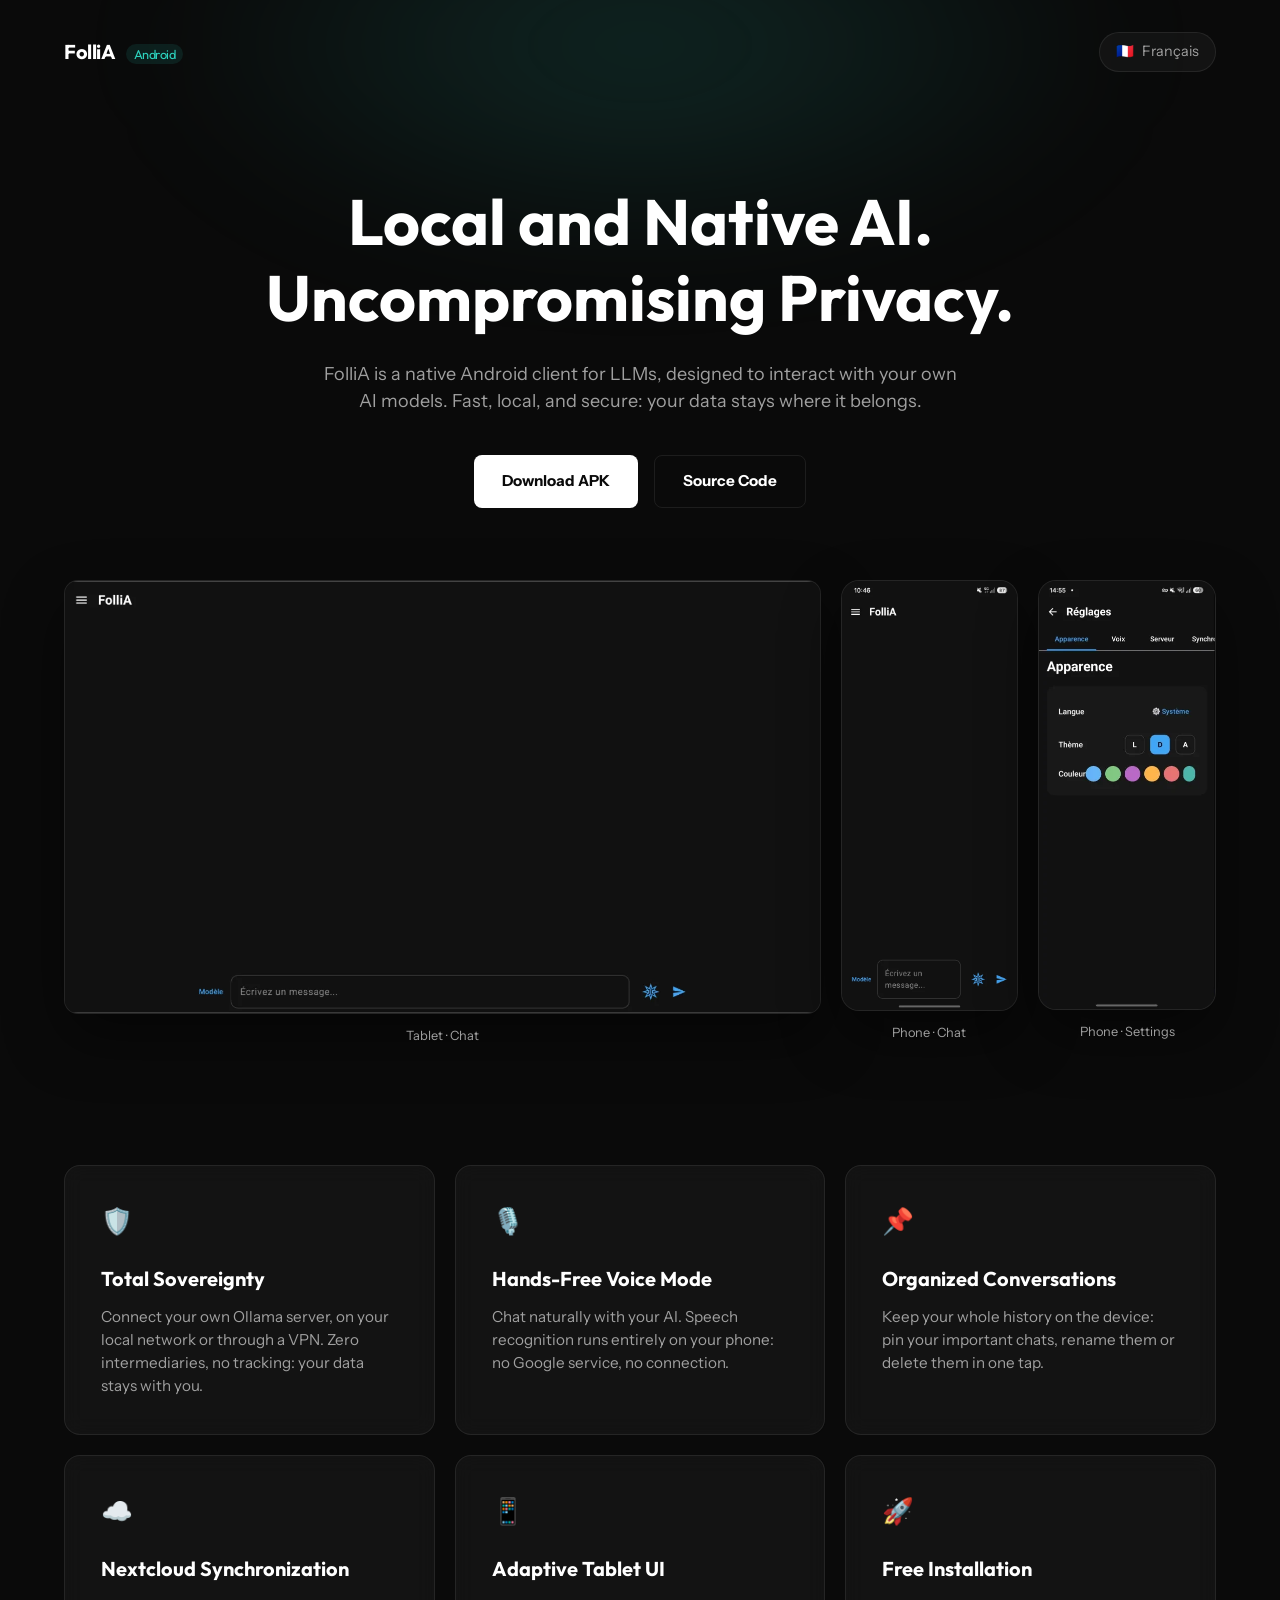
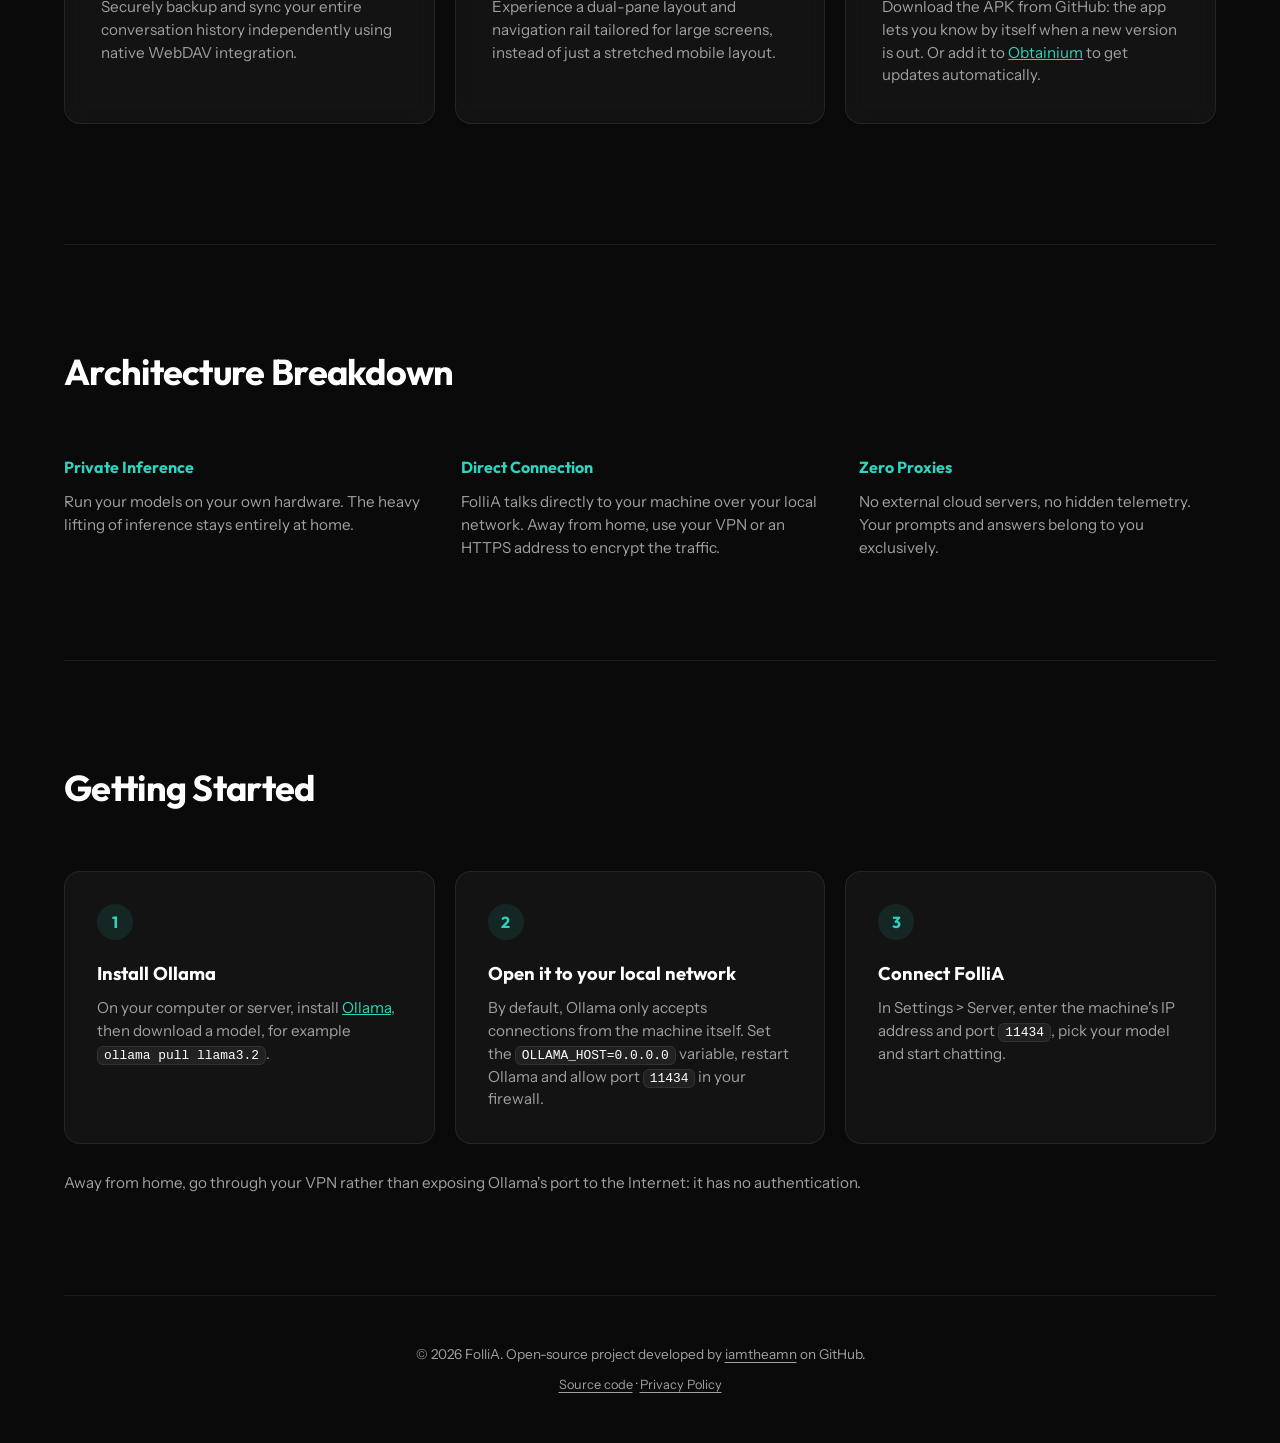
<file: index.html>
<!DOCTYPE html>
<html lang="en">
<head>
    <meta charset="UTF-8">
    <meta name="viewport" content="width=device-width, initial-scale=1.0">
    <title>FolliA | Native Local AI Client for Android</title>
    <meta name="description" content="FolliA is an open-source Android client to chat with your own Ollama models, on your local network or through a VPN. No third-party cloud, no tracking.">
    <link rel="canonical" href="https://iamtheamn.github.io/FolliA-website/">
    <link rel="alternate" hreflang="fr" href="https://iamtheamn.github.io/FolliA-website/index.fr.html">
    <link rel="alternate" hreflang="en" href="https://iamtheamn.github.io/FolliA-website/">
    <link rel="alternate" hreflang="x-default" href="https://iamtheamn.github.io/FolliA-website/">
    <meta property="og:type" content="website">
    <meta property="og:site_name" content="FolliA">
    <meta property="og:title" content="FolliA | Native Local AI Client for Android">
    <meta property="og:description" content="FolliA is an open-source Android client to chat with your own Ollama models, on your local network or through a VPN. No third-party cloud, no tracking.">
    <meta property="og:url" content="https://iamtheamn.github.io/FolliA-website/">
    <meta property="og:image" content="https://iamtheamn.github.io/FolliA-website/images/og-en.jpg">
    <meta property="og:image:width" content="1200">
    <meta property="og:image:height" content="630">
    <meta property="og:locale" content="en_US">
    <meta property="og:locale:alternate" content="fr_FR">
    <meta name="twitter:card" content="summary_large_image">
    <meta name="theme-color" content="#0a0a0a">
    <link rel="preload" href="fonts/instrument-sans-400.woff" as="font" type="font/woff" crossorigin>
    <link rel="stylesheet" href="style.css">
    <link rel="icon" type="image/png" sizes="192x192" href="favicon.png">
    <link rel="icon" type="image/png" sizes="32x32" href="favicon-32.png">
    <link rel="apple-touch-icon" href="apple-touch-icon.png">
</head>
<body>
    <div class="ambient-glow"></div>

    <div class="container">
        <nav class="navbar">
            <div class="logo">FolliA <span>Android</span></div>
            <a href="index.fr.html" class="lang-switch-btn">
                <span>🇫🇷</span> Français
            </a>
        </nav>

        <header class="hero">
            <h1>Local and Native AI.<br>Uncompromising Privacy.</h1>
            <p>FolliA is a native Android client for LLMs, designed to interact with your own AI models. Fast, local, and secure: your data stays where it belongs.</p>
            <div class="hero-actions">
                <a href="https://github.com/iamtheamn/FolliA/releases/latest" class="btn btn-primary">Download APK</a>
                <a href="https://github.com/iamtheamn/FolliA" class="btn btn-secondary">Source Code</a>
            </div>
        </header>

        <section class="screens" aria-label="App preview">
            <figure class="screen screen-tablet">
                <img src="images/screen-chat-tablet.webp" width="1363" height="780" alt="Chat screen on a tablet" loading="lazy" decoding="async">
                <figcaption>Tablet · Chat</figcaption>
            </figure>
            <figure class="screen screen-phone">
                <img src="images/screen-chat-phone.webp" width="540" height="1320" alt="Chat screen on a phone" loading="lazy" decoding="async">
                <figcaption>Phone · Chat</figcaption>
            </figure>
            <figure class="screen screen-phone">
                <img src="images/screen-settings-phone.webp" width="351" height="856" alt="Settings on a phone" loading="lazy" decoding="async">
                <figcaption>Phone · Settings</figcaption>
            </figure>
        </section>

        <section class="bento-grid">
            <div class="bento-card">
                <div class="card-icon">🛡️</div>
                <h2>Total Sovereignty</h2>
                <p>Connect your own Ollama server, on your local network or through a VPN. Zero intermediaries, no tracking: your data stays with you.</p>
            </div>
            <div class="bento-card">
                <div class="card-icon">🎙️</div>
                <h2>Hands-Free Voice Mode</h2>
                <p>Chat naturally with your AI. Speech recognition runs entirely on your phone: no Google service, no connection.</p>
            </div>
            <div class="bento-card">
                <div class="card-icon">📌</div>
                <h2>Organized Conversations</h2>
                <p>Keep your whole history on the device: pin your important chats, rename them or delete them in one tap.</p>
            </div>
            <div class="bento-card">
                <div class="card-icon">☁️</div>
                <h2>Nextcloud Synchronization</h2>
                <p>Securely backup and sync your entire conversation history independently using native WebDAV integration.</p>
            </div>
            <div class="bento-card">
                <div class="card-icon">📱</div>
                <h2>Adaptive Tablet UI</h2>
                <p>Experience a dual-pane layout and navigation rail tailored for large screens, instead of just a stretched mobile layout.</p>
            </div>
            <div class="bento-card">
                <div class="card-icon">🚀</div>
                <h2>Free Installation</h2>
                <p>Download the APK from GitHub: the app lets you know by itself when a new version is out. Or add it to <a href="https://apps.obtainium.imranr.dev/redirect?r=obtainium://add/https://github.com/iamtheamn/FolliA">Obtainium</a> to get updates automatically.</p>
            </div>
        </section>

        <section class="architecture">
            <h2>Architecture Breakdown</h2>
            <div class="arch-grid">
                <div class="arch-step">
                    <h3>Private Inference</h3>
                    <p>Run your models on your own hardware. The heavy lifting of inference stays entirely at home.</p>
                </div>
                <div class="arch-step">
                    <h3>Direct Connection</h3>
                    <p>FolliA talks directly to your machine over your local network. Away from home, use your VPN or an HTTPS address to encrypt the traffic.</p>
                </div>
                <div class="arch-step">
                    <h3>Zero Proxies</h3>
                    <p>No external cloud servers, no hidden telemetry. Your prompts and answers belong to you exclusively.</p>
                </div>
            </div>
        </section>

        <section class="start" id="get-started">
            <h2>Getting Started</h2>
            <ol class="steps">
                <li class="step">
                    <span class="step-num">1</span>
                    <h3>Install Ollama</h3>
                    <p>On your computer or server, install <a href="https://ollama.com/download">Ollama</a>, then download a model, for example <code>ollama pull llama3.2</code>.</p>
                </li>
                <li class="step">
                    <span class="step-num">2</span>
                    <h3>Open it to your local network</h3>
                    <p>By default, Ollama only accepts connections from the machine itself. Set the <code>OLLAMA_HOST=0.0.0.0</code> variable, restart Ollama and allow port <code>11434</code> in your firewall.</p>
                </li>
                <li class="step">
                    <span class="step-num">3</span>
                    <h3>Connect FolliA</h3>
                    <p>In Settings &gt; Server, enter the machine's IP address and port <code>11434</code>, pick your model and start chatting.</p>
                </li>
            </ol>
            <p class="start-note">Away from home, go through your VPN rather than exposing Ollama's port to the Internet: it has no authentication.</p>
        </section>

        <footer>
            <div class="footer-content">
                <p>© 2026 FolliA. Open-source project developed by <a href="https://github.com/iamtheamn">iamtheamn</a> on GitHub.</p>
                <p class="footer-links"><a href="https://github.com/iamtheamn/FolliA">Source code</a> · <a href="privacy.html">Privacy Policy</a></p>
            </div>
        </footer>
    </div>
</body>
</html>
</file>
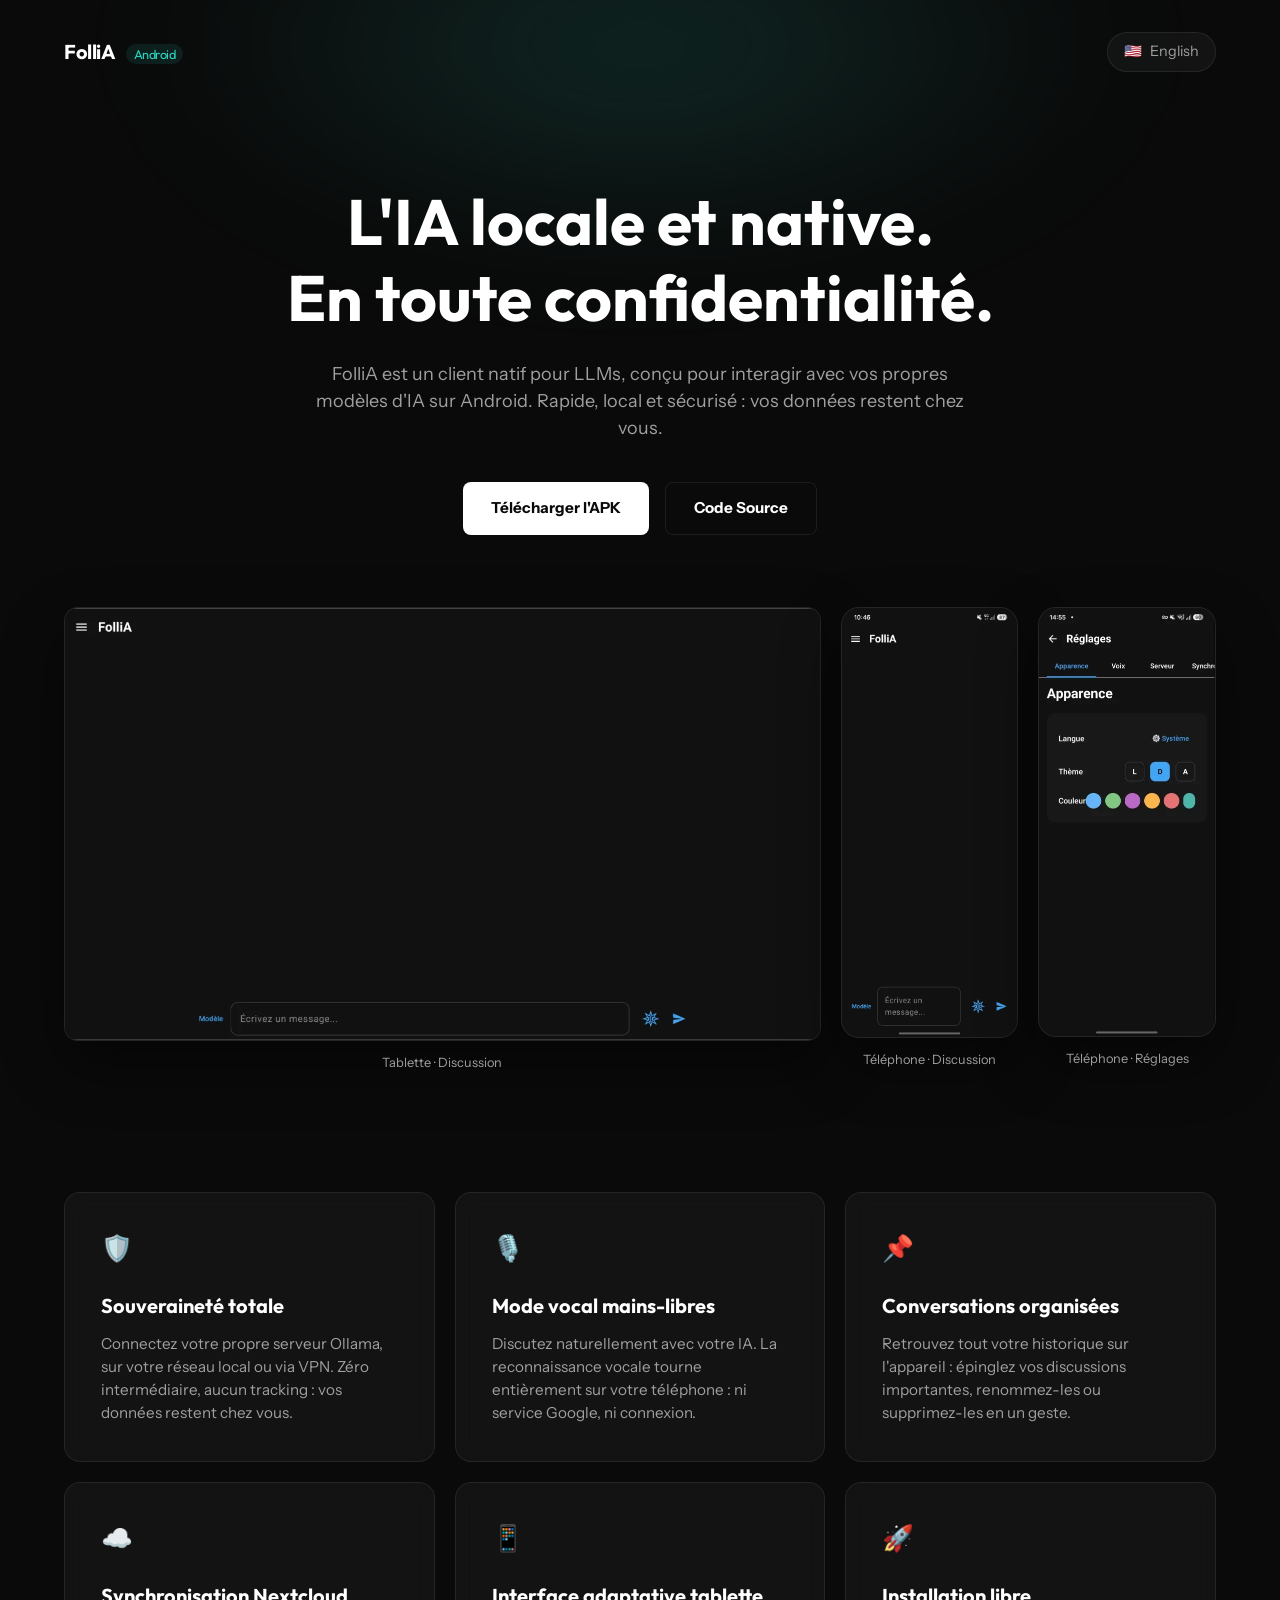
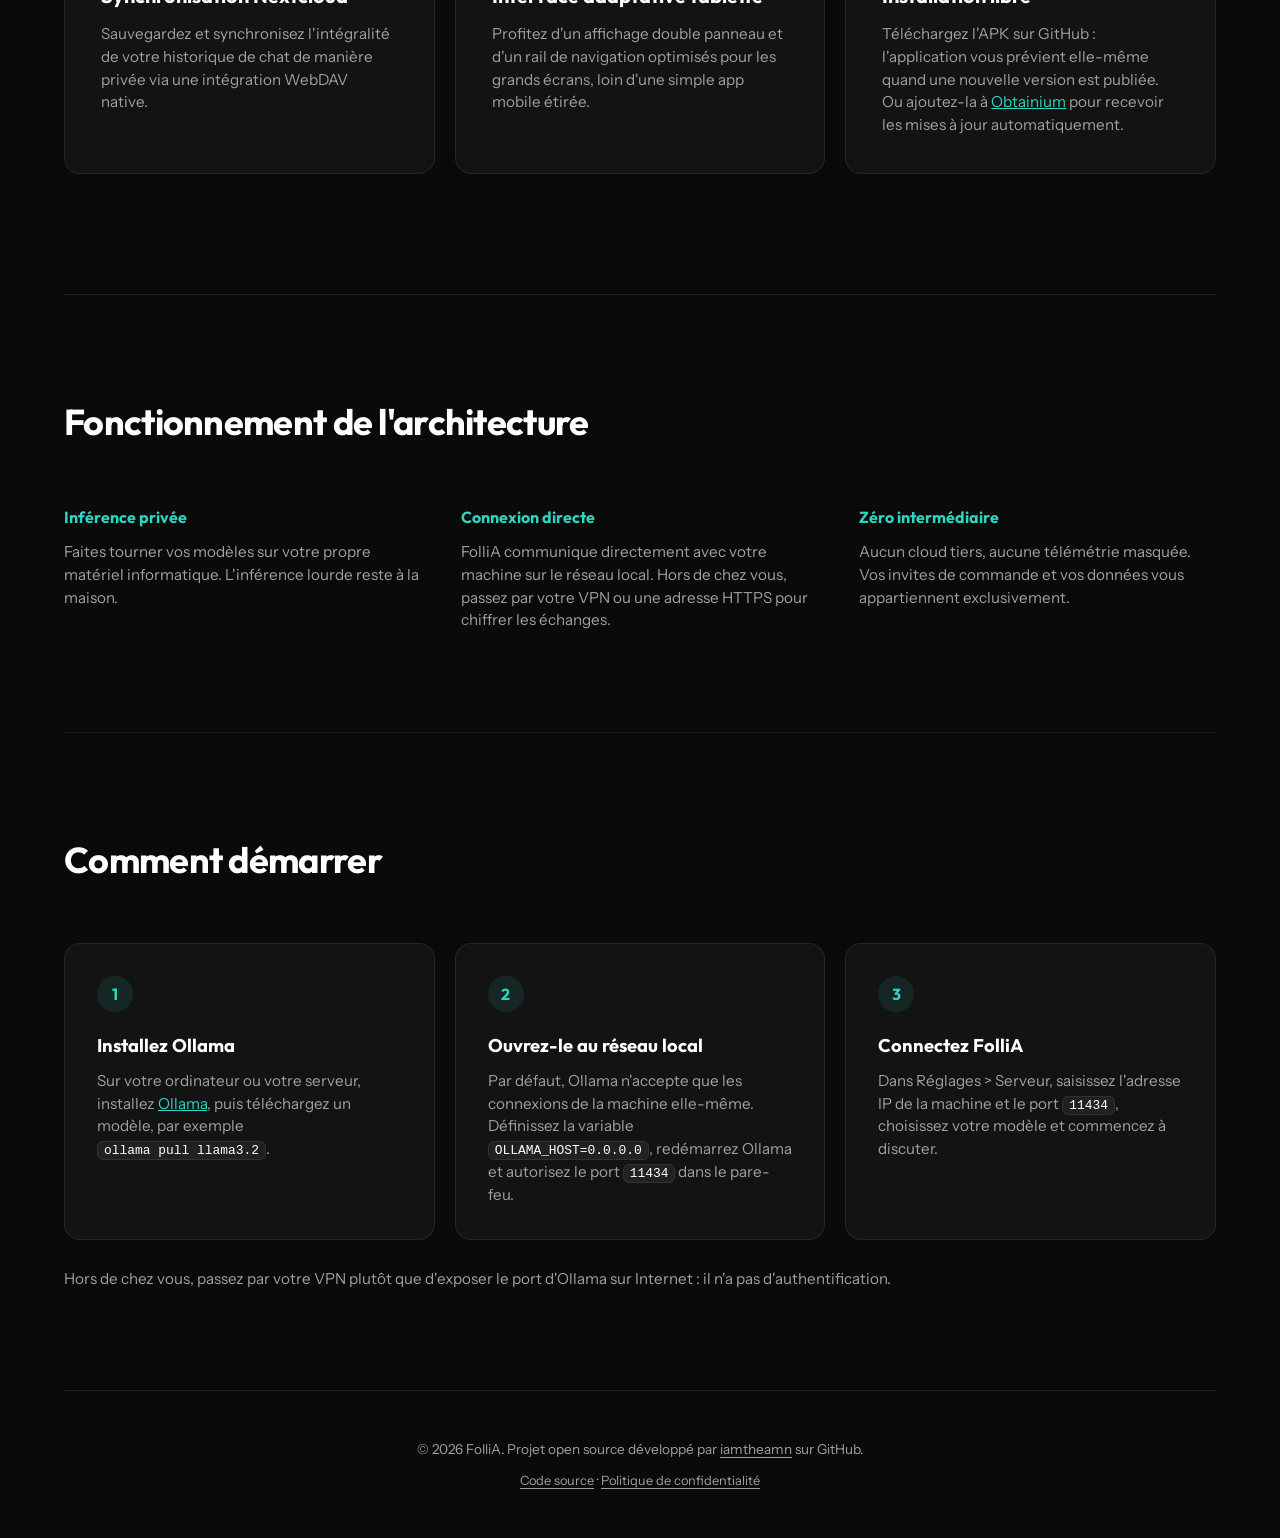
<file: index.fr.html>
<!DOCTYPE html>
<html lang="fr">
<head>
    <meta charset="UTF-8">
    <meta name="viewport" content="width=device-width, initial-scale=1.0">
    <title>FolliA | Votre IA locale, privée et native sur Android</title>
    <meta name="description" content="FolliA est un client Android open source pour discuter avec vos propres modèles Ollama, sur votre réseau local ou via VPN. Aucun cloud tiers, aucun tracking.">
    <link rel="canonical" href="https://iamtheamn.github.io/FolliA-website/index.fr.html">
    <link rel="alternate" hreflang="fr" href="https://iamtheamn.github.io/FolliA-website/index.fr.html">
    <link rel="alternate" hreflang="en" href="https://iamtheamn.github.io/FolliA-website/">
    <link rel="alternate" hreflang="x-default" href="https://iamtheamn.github.io/FolliA-website/">
    <meta property="og:type" content="website">
    <meta property="og:site_name" content="FolliA">
    <meta property="og:title" content="FolliA | Votre IA locale, privée et native sur Android">
    <meta property="og:description" content="FolliA est un client Android open source pour discuter avec vos propres modèles Ollama, sur votre réseau local ou via VPN. Aucun cloud tiers, aucun tracking.">
    <meta property="og:url" content="https://iamtheamn.github.io/FolliA-website/index.fr.html">
    <meta property="og:image" content="https://iamtheamn.github.io/FolliA-website/images/og-fr.jpg">
    <meta property="og:image:width" content="1200">
    <meta property="og:image:height" content="630">
    <meta property="og:locale" content="fr_FR">
    <meta property="og:locale:alternate" content="en_US">
    <meta name="twitter:card" content="summary_large_image">
    <meta name="theme-color" content="#0a0a0a">
    <link rel="preload" href="fonts/instrument-sans-400.woff" as="font" type="font/woff" crossorigin>
    <link rel="stylesheet" href="style.css">
    <link rel="icon" type="image/png" sizes="192x192" href="favicon.png">
    <link rel="icon" type="image/png" sizes="32x32" href="favicon-32.png">
    <link rel="apple-touch-icon" href="apple-touch-icon.png">
</head>
<body>
    <div class="ambient-glow"></div>

    <div class="container">
        <nav class="navbar">
            <div class="logo">FolliA <span>Android</span></div>
            <a href="index.html" class="lang-switch-btn">
                <span>🇺🇸</span> English
            </a>
        </nav>

        <header class="hero">
            <h1>L'IA locale et native.<br>En toute confidentialité.</h1>
            <p>FolliA est un client natif pour LLMs, conçu pour interagir avec vos propres modèles d'IA sur Android. Rapide, local et sécurisé : vos données restent chez vous.</p>
            <div class="hero-actions">
                <a href="https://github.com/iamtheamn/FolliA/releases/latest" class="btn btn-primary">Télécharger l'APK</a>
                <a href="https://github.com/iamtheamn/FolliA" class="btn btn-secondary">Code Source</a>
            </div>
        </header>

        <section class="screens" aria-label="Aperçu de l'application">
            <figure class="screen screen-tablet">
                <img src="images/screen-chat-tablet.webp" width="1363" height="780" alt="Écran de discussion sur tablette" loading="lazy" decoding="async">
                <figcaption>Tablette · Discussion</figcaption>
            </figure>
            <figure class="screen screen-phone">
                <img src="images/screen-chat-phone.webp" width="540" height="1320" alt="Écran de discussion sur téléphone" loading="lazy" decoding="async">
                <figcaption>Téléphone · Discussion</figcaption>
            </figure>
            <figure class="screen screen-phone">
                <img src="images/screen-settings-phone.webp" width="351" height="856" alt="Réglages sur téléphone" loading="lazy" decoding="async">
                <figcaption>Téléphone · Réglages</figcaption>
            </figure>
        </section>

        <section class="bento-grid">
            <div class="bento-card">
                <div class="card-icon">🛡️</div>
                <h2>Souveraineté totale</h2>
                <p>Connectez votre propre serveur Ollama, sur votre réseau local ou via VPN. Zéro intermédiaire, aucun tracking : vos données restent chez vous.</p>
            </div>
            <div class="bento-card">
                <div class="card-icon">🎙️</div>
                <h2>Mode vocal mains-libres</h2>
                <p>Discutez naturellement avec votre IA. La reconnaissance vocale tourne entièrement sur votre téléphone : ni service Google, ni connexion.</p>
            </div>
            <div class="bento-card">
                <div class="card-icon">📌</div>
                <h2>Conversations organisées</h2>
                <p>Retrouvez tout votre historique sur l'appareil : épinglez vos discussions importantes, renommez-les ou supprimez-les en un geste.</p>
            </div>
            <div class="bento-card">
                <div class="card-icon">☁️</div>
                <h2>Synchronisation Nextcloud</h2>
                <p>Sauvegardez et synchronisez l'intégralité de votre historique de chat de manière privée via une intégration WebDAV native.</p>
            </div>
            <div class="bento-card">
                <div class="card-icon">📱</div>
                <h2>Interface adaptative tablette</h2>
                <p>Profitez d'un affichage double panneau et d'un rail de navigation optimisés pour les grands écrans, loin d'une simple app mobile étirée.</p>
            </div>
            <div class="bento-card">
                <div class="card-icon">🚀</div>
                <h2>Installation libre</h2>
                <p>Téléchargez l'APK sur GitHub : l'application vous prévient elle-même quand une nouvelle version est publiée. Ou ajoutez-la à <a href="https://apps.obtainium.imranr.dev/redirect?r=obtainium://add/https://github.com/iamtheamn/FolliA">Obtainium</a> pour recevoir les mises à jour automatiquement.</p>
            </div>
        </section>

        <section class="architecture">
            <h2>Fonctionnement de l'architecture</h2>
            <div class="arch-grid">
                <div class="arch-step">
                    <h3>Inférence privée</h3>
                    <p>Faites tourner vos modèles sur votre propre matériel informatique. L'inférence lourde reste à la maison.</p>
                </div>
                <div class="arch-step">
                    <h3>Connexion directe</h3>
                    <p>FolliA communique directement avec votre machine sur le réseau local. Hors de chez vous, passez par votre VPN ou une adresse HTTPS pour chiffrer les échanges.</p>
                </div>
                <div class="arch-step">
                    <h3>Zéro intermédiaire</h3>
                    <p>Aucun cloud tiers, aucune télémétrie masquée. Vos invites de commande et vos données vous appartiennent exclusivement.</p>
                </div>
            </div>
        </section>

        <section class="start" id="demarrer">
            <h2>Comment démarrer</h2>
            <ol class="steps">
                <li class="step">
                    <span class="step-num">1</span>
                    <h3>Installez Ollama</h3>
                    <p>Sur votre ordinateur ou votre serveur, installez <a href="https://ollama.com/download">Ollama</a>, puis téléchargez un modèle, par exemple <code>ollama pull llama3.2</code>.</p>
                </li>
                <li class="step">
                    <span class="step-num">2</span>
                    <h3>Ouvrez-le au réseau local</h3>
                    <p>Par défaut, Ollama n'accepte que les connexions de la machine elle-même. Définissez la variable <code>OLLAMA_HOST=0.0.0.0</code>, redémarrez Ollama et autorisez le port <code>11434</code> dans le pare-feu.</p>
                </li>
                <li class="step">
                    <span class="step-num">3</span>
                    <h3>Connectez FolliA</h3>
                    <p>Dans Réglages &gt; Serveur, saisissez l'adresse IP de la machine et le port <code>11434</code>, choisissez votre modèle et commencez à discuter.</p>
                </li>
            </ol>
            <p class="start-note">Hors de chez vous, passez par votre VPN plutôt que d'exposer le port d'Ollama sur Internet : il n'a pas d'authentification.</p>
        </section>

        <footer>
            <div class="footer-content">
                <p>© 2026 FolliA. Projet open source développé par <a href="https://github.com/iamtheamn">iamtheamn</a> sur GitHub.</p>
                <p class="footer-links"><a href="https://github.com/iamtheamn/FolliA">Code source</a> · <a href="privacy.fr.html">Politique de confidentialité</a></p>
            </div>
        </footer>
    </div>
</body>
</html>
</file>
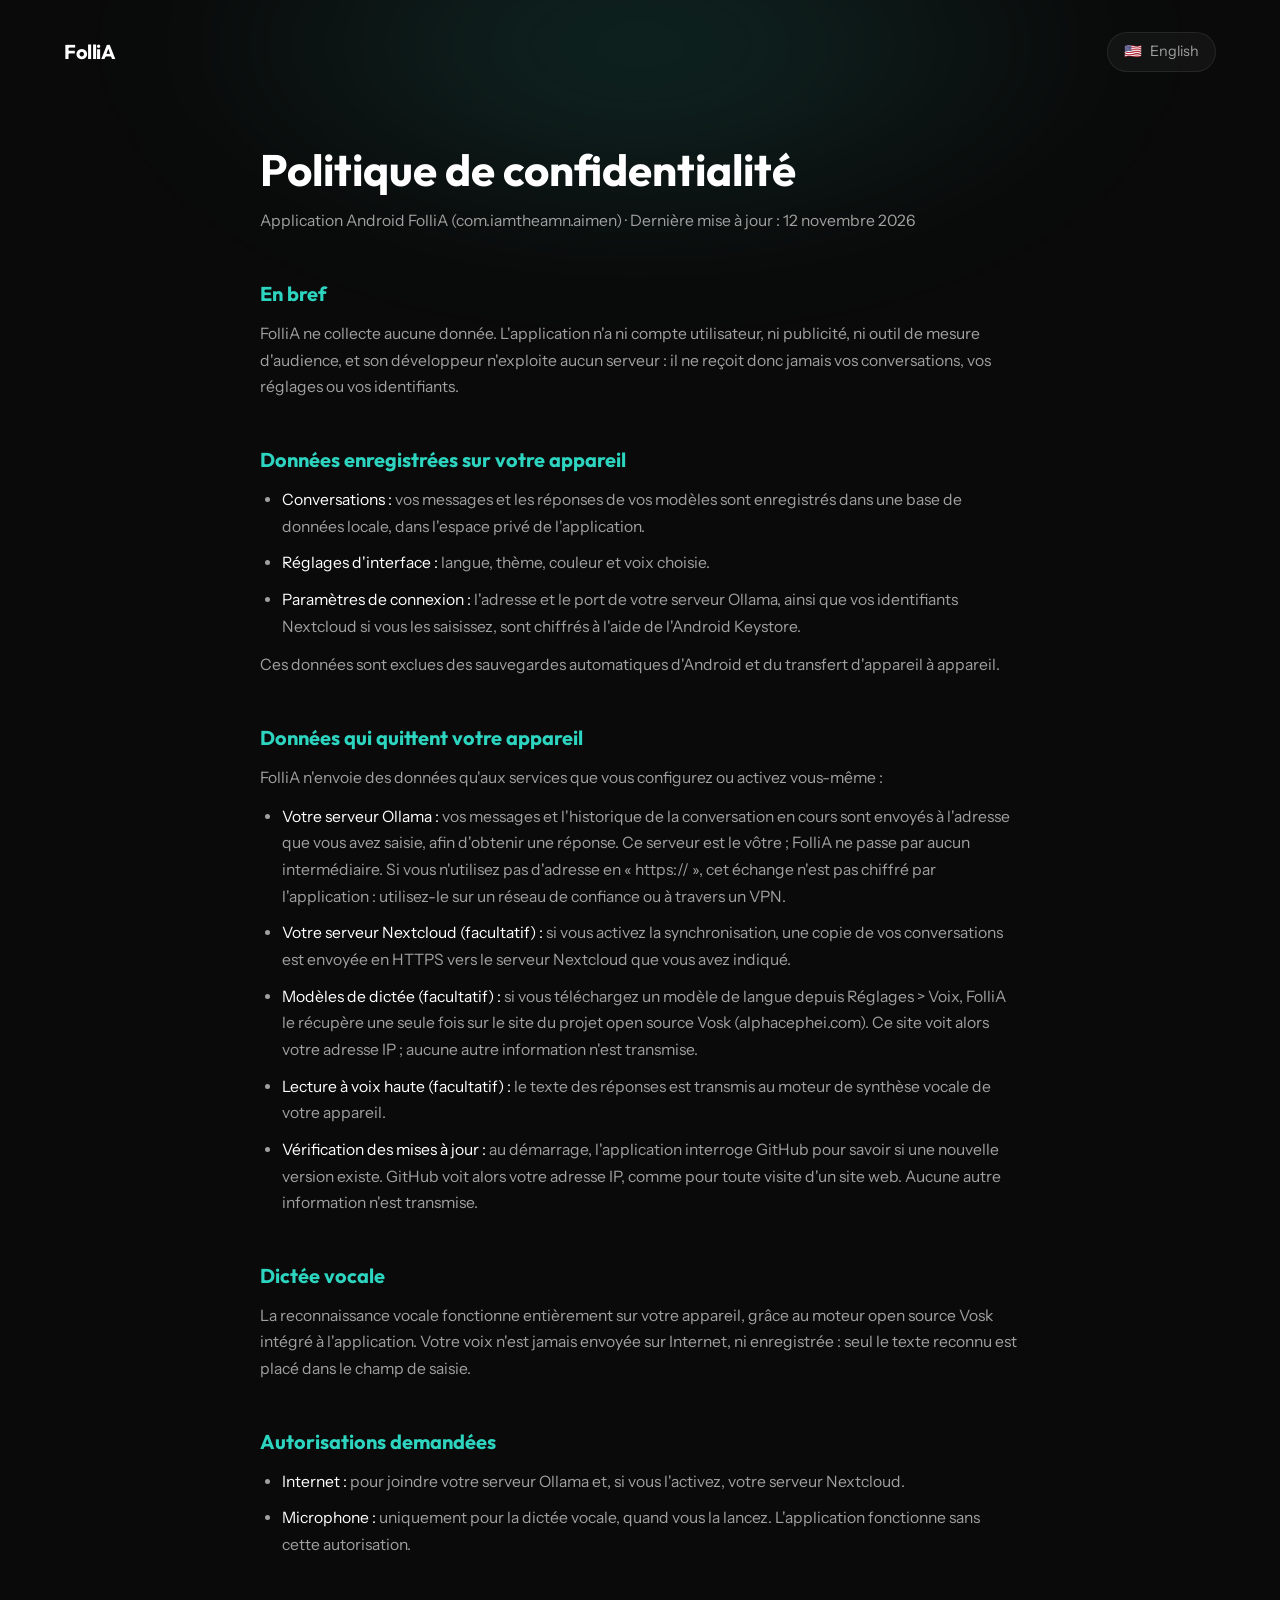
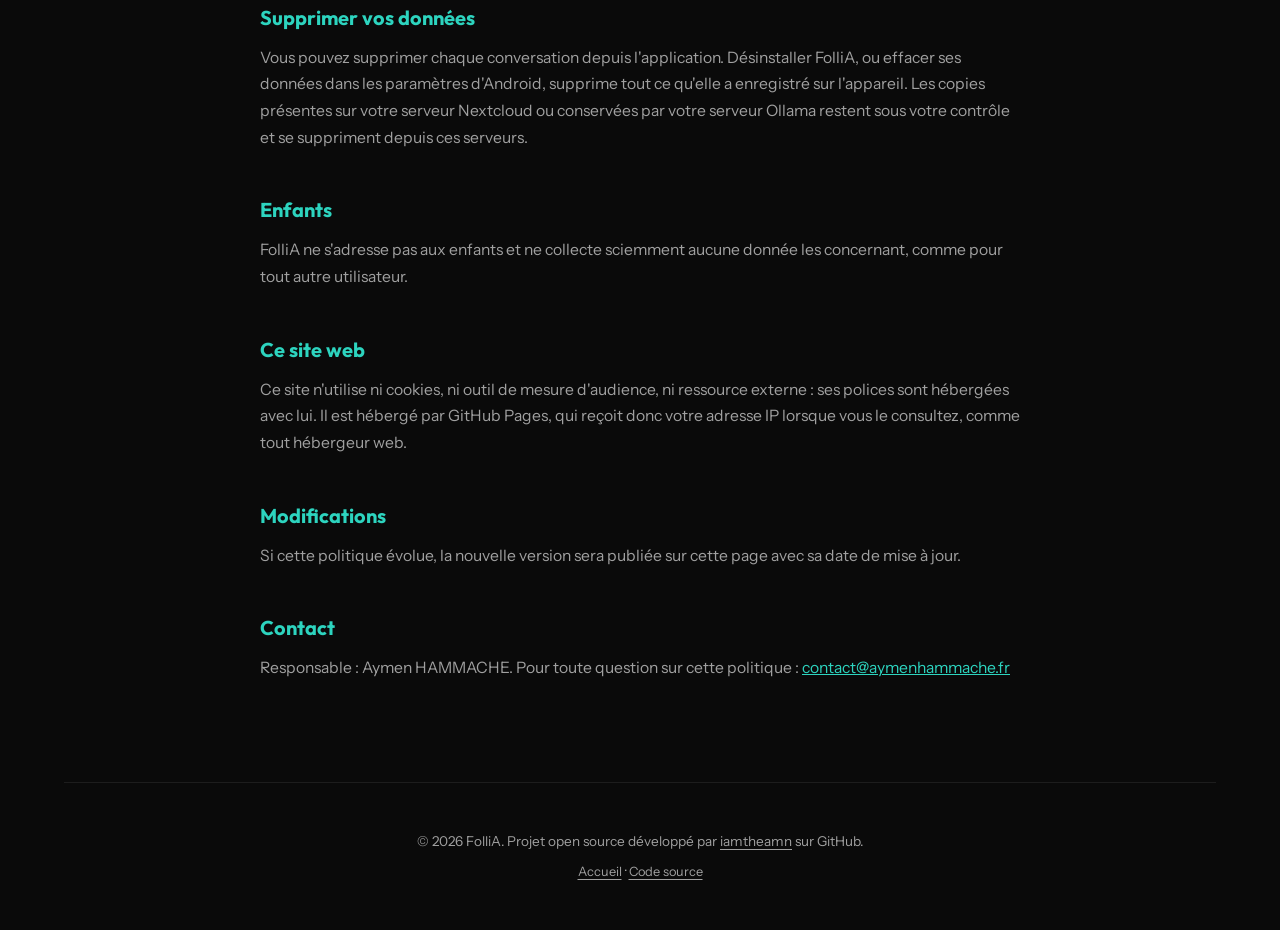
<file: privacy.fr.html>
<!DOCTYPE html>
<html lang="fr">
<head>
    <meta charset="UTF-8">
    <meta name="viewport" content="width=device-width, initial-scale=1.0">
    <title>Politique de confidentialité | FolliA</title>
    <meta name="description" content="Politique de confidentialité de l'application Android FolliA : aucune donnée collectée, vos conversations restent sur votre appareil et vos serveurs.">
    <link rel="canonical" href="https://iamtheamn.github.io/FolliA-website/privacy.fr.html">
    <link rel="alternate" hreflang="fr" href="https://iamtheamn.github.io/FolliA-website/privacy.fr.html">
    <link rel="alternate" hreflang="en" href="https://iamtheamn.github.io/FolliA-website/privacy.html">
    <link rel="alternate" hreflang="x-default" href="https://iamtheamn.github.io/FolliA-website/privacy.html">
    <meta property="og:type" content="website">
    <meta property="og:site_name" content="FolliA">
    <meta property="og:title" content="Politique de confidentialité | FolliA">
    <meta property="og:description" content="Politique de confidentialité de l'application Android FolliA : aucune donnée collectée, vos conversations restent sur votre appareil et vos serveurs.">
    <meta property="og:url" content="https://iamtheamn.github.io/FolliA-website/privacy.fr.html">
    <meta property="og:image" content="https://iamtheamn.github.io/FolliA-website/images/og-fr.jpg">
    <meta property="og:image:width" content="1200">
    <meta property="og:image:height" content="630">
    <meta property="og:locale" content="fr_FR">
    <meta property="og:locale:alternate" content="en_US">
    <meta name="twitter:card" content="summary_large_image">
    <meta name="theme-color" content="#0a0a0a">
    <link rel="preload" href="fonts/instrument-sans-400.woff" as="font" type="font/woff" crossorigin>
    <link rel="stylesheet" href="style.css">
    <link rel="icon" type="image/png" sizes="192x192" href="favicon.png">
    <link rel="icon" type="image/png" sizes="32x32" href="favicon-32.png">
    <link rel="apple-touch-icon" href="apple-touch-icon.png">
</head>
<body>
    <div class="ambient-glow"></div>

    <div class="container">
        <nav class="navbar">
            <a href="index.fr.html" class="logo logo-link">FolliA</a>
            <a href="privacy.html" class="lang-switch-btn">
                <span>🇺🇸</span> English
            </a>
        </nav>

        <main class="legal">
            <h1>Politique de confidentialité</h1>
            <p class="legal-meta">Application Android FolliA (com.iamtheamn.aimen) · Dernière mise à jour : 12 novembre 2026</p>

            <h2>En bref</h2>
            <p>FolliA ne collecte aucune donnée. L'application n'a ni compte utilisateur, ni publicité, ni outil de mesure d'audience, et son développeur n'exploite aucun serveur : il ne reçoit donc jamais vos conversations, vos réglages ou vos identifiants.</p>

            <h2>Données enregistrées sur votre appareil</h2>
            <ul>
                <li><strong>Conversations :</strong> vos messages et les réponses de vos modèles sont enregistrés dans une base de données locale, dans l'espace privé de l'application.</li>
                <li><strong>Réglages d'interface :</strong> langue, thème, couleur et voix choisie.</li>
                <li><strong>Paramètres de connexion :</strong> l'adresse et le port de votre serveur Ollama, ainsi que vos identifiants Nextcloud si vous les saisissez, sont chiffrés à l'aide de l'Android Keystore.</li>
            </ul>
            <p>Ces données sont exclues des sauvegardes automatiques d'Android et du transfert d'appareil à appareil.</p>

            <h2>Données qui quittent votre appareil</h2>
            <p>FolliA n'envoie des données qu'aux services que vous configurez ou activez vous-même :</p>
            <ul>
                <li><strong>Votre serveur Ollama :</strong> vos messages et l'historique de la conversation en cours sont envoyés à l'adresse que vous avez saisie, afin d'obtenir une réponse. Ce serveur est le vôtre ; FolliA ne passe par aucun intermédiaire. Si vous n'utilisez pas d'adresse en « https:// », cet échange n'est pas chiffré par l'application : utilisez-le sur un réseau de confiance ou à travers un VPN.</li>
                <li><strong>Votre serveur Nextcloud (facultatif) :</strong> si vous activez la synchronisation, une copie de vos conversations est envoyée en HTTPS vers le serveur Nextcloud que vous avez indiqué.</li>
                <li><strong>Modèles de dictée (facultatif) :</strong> si vous téléchargez un modèle de langue depuis Réglages &gt; Voix, FolliA le récupère une seule fois sur le site du projet open source Vosk (alphacephei.com). Ce site voit alors votre adresse IP ; aucune autre information n'est transmise.</li>
                <li><strong>Lecture à voix haute (facultatif) :</strong> le texte des réponses est transmis au moteur de synthèse vocale de votre appareil.</li>
                <li><strong>Vérification des mises à jour :</strong> au démarrage, l'application interroge GitHub pour savoir si une nouvelle version existe. GitHub voit alors votre adresse IP, comme pour toute visite d'un site web. Aucune autre information n'est transmise.</li>
            </ul>

            <h2>Dictée vocale</h2>
            <p>La reconnaissance vocale fonctionne entièrement sur votre appareil, grâce au moteur open source Vosk intégré à l'application. Votre voix n'est jamais envoyée sur Internet, ni enregistrée : seul le texte reconnu est placé dans le champ de saisie.</p>

            <h2>Autorisations demandées</h2>
            <ul>
                <li><strong>Internet :</strong> pour joindre votre serveur Ollama et, si vous l'activez, votre serveur Nextcloud.</li>
                <li><strong>Microphone :</strong> uniquement pour la dictée vocale, quand vous la lancez. L'application fonctionne sans cette autorisation.</li>
            </ul>

            <h2>Supprimer vos données</h2>
            <p>Vous pouvez supprimer chaque conversation depuis l'application. Désinstaller FolliA, ou effacer ses données dans les paramètres d'Android, supprime tout ce qu'elle a enregistré sur l'appareil. Les copies présentes sur votre serveur Nextcloud ou conservées par votre serveur Ollama restent sous votre contrôle et se suppriment depuis ces serveurs.</p>

            <h2>Enfants</h2>
            <p>FolliA ne s'adresse pas aux enfants et ne collecte sciemment aucune donnée les concernant, comme pour tout autre utilisateur.</p>

            <h2>Ce site web</h2>
            <p>Ce site n'utilise ni cookies, ni outil de mesure d'audience, ni ressource externe : ses polices sont hébergées avec lui. Il est hébergé par GitHub Pages, qui reçoit donc votre adresse IP lorsque vous le consultez, comme tout hébergeur web.</p>

            <h2>Modifications</h2>
            <p>Si cette politique évolue, la nouvelle version sera publiée sur cette page avec sa date de mise à jour.</p>

            <h2>Contact</h2>
            <p>Responsable : Aymen HAMMACHE. Pour toute question sur cette politique : <a href="mailto:contact@aymenhammache.fr">contact@aymenhammache.fr</a></p>
        </main>

        <footer>
            <div class="footer-content">
                <p>© 2026 FolliA. Projet open source développé par <a href="https://github.com/iamtheamn">iamtheamn</a> sur GitHub.</p>
                <p class="footer-links"><a href="index.fr.html">Accueil</a> · <a href="https://github.com/iamtheamn/FolliA">Code source</a></p>
            </div>
        </footer>
    </div>
</body>
</html>
</file>
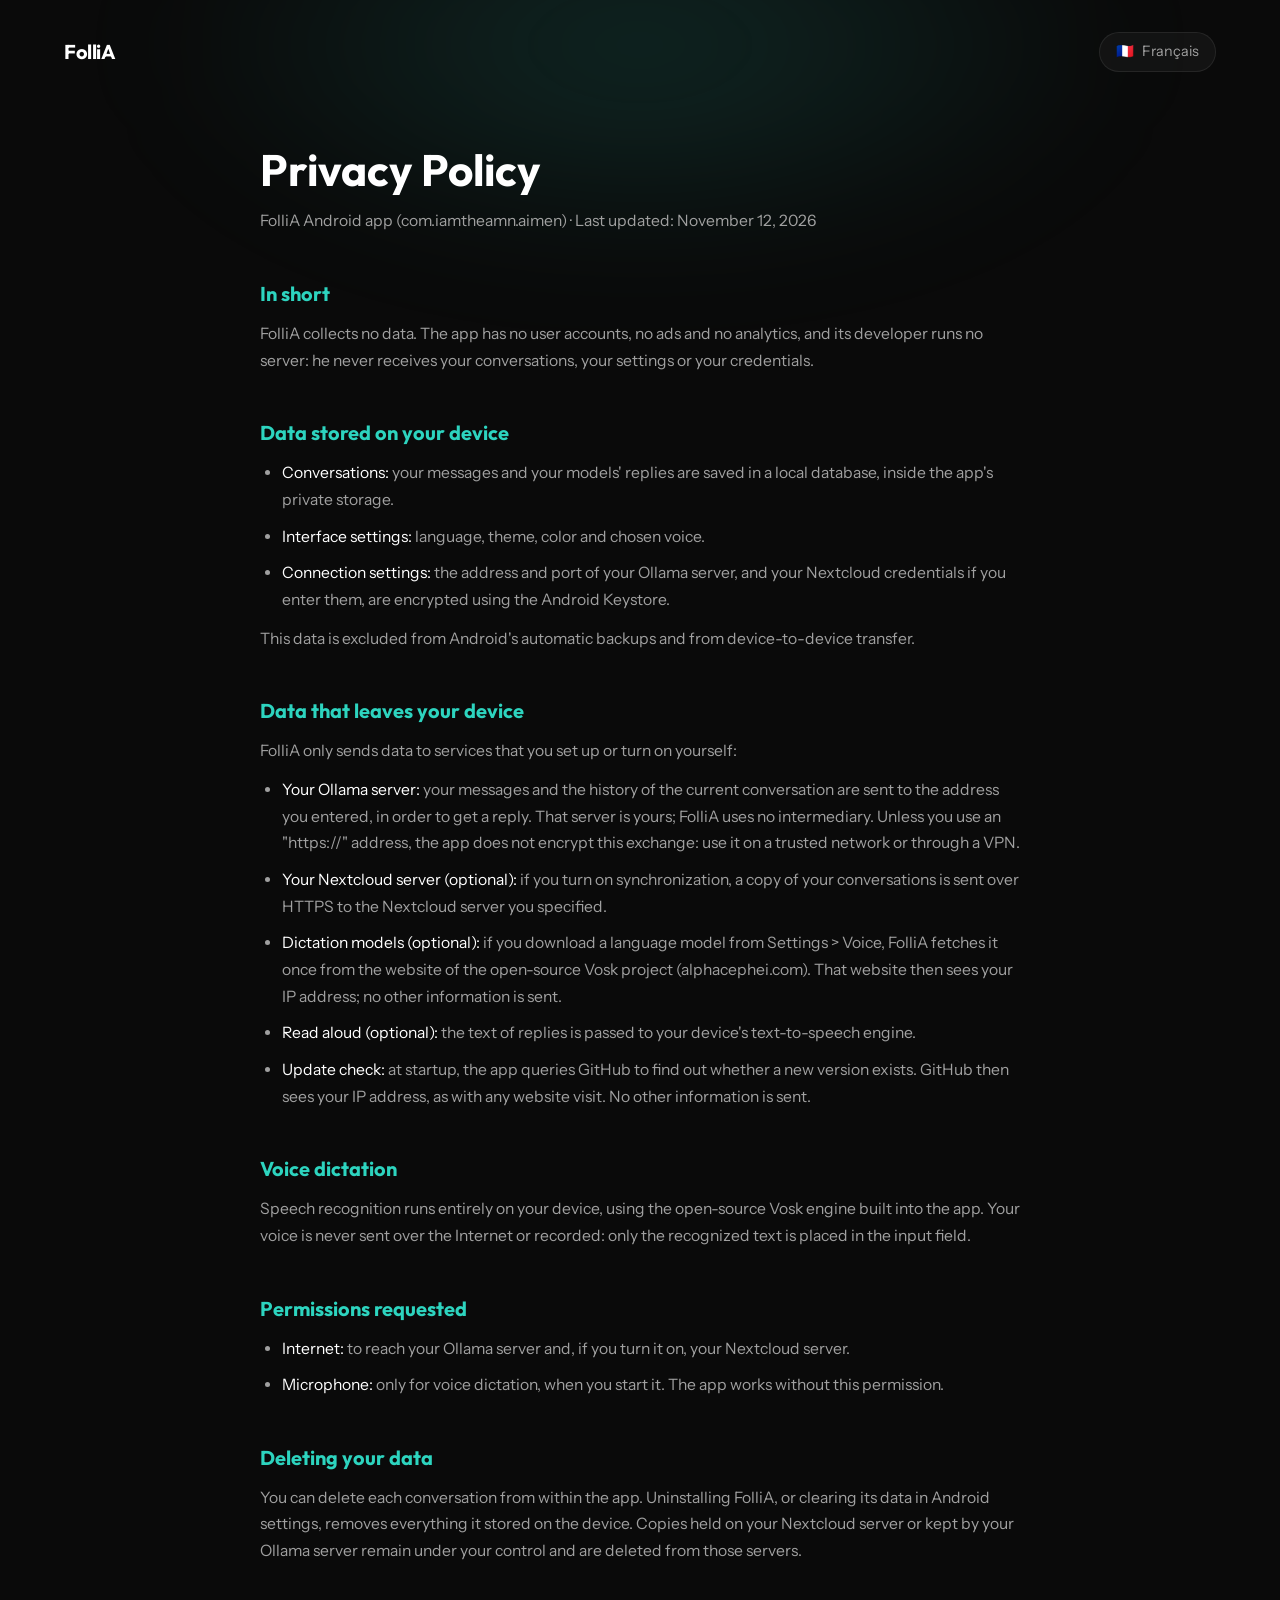
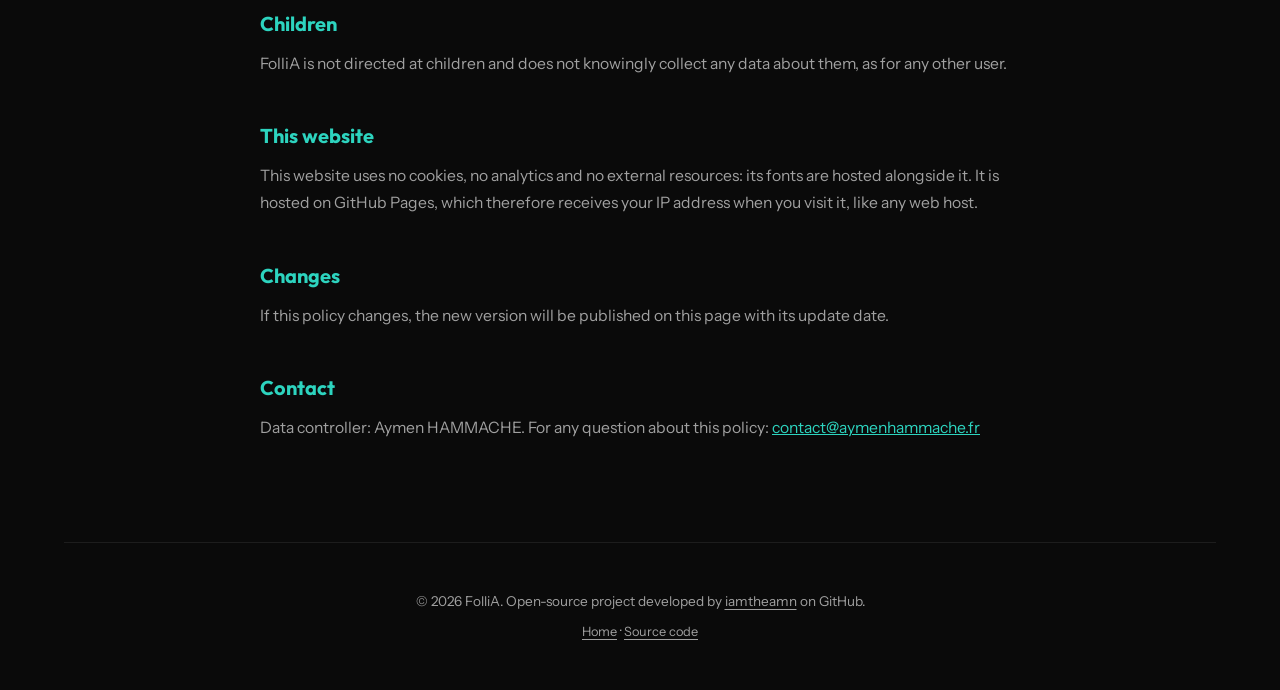
<file: privacy.html>
<!DOCTYPE html>
<html lang="en">
<head>
    <meta charset="UTF-8">
    <meta name="viewport" content="width=device-width, initial-scale=1.0">
    <title>Privacy Policy | FolliA</title>
    <meta name="description" content="Privacy policy of the FolliA Android app: no data collected, your conversations stay on your device and your own servers.">
    <link rel="canonical" href="https://iamtheamn.github.io/FolliA-website/privacy.html">
    <link rel="alternate" hreflang="fr" href="https://iamtheamn.github.io/FolliA-website/privacy.fr.html">
    <link rel="alternate" hreflang="en" href="https://iamtheamn.github.io/FolliA-website/privacy.html">
    <link rel="alternate" hreflang="x-default" href="https://iamtheamn.github.io/FolliA-website/privacy.html">
    <meta property="og:type" content="website">
    <meta property="og:site_name" content="FolliA">
    <meta property="og:title" content="Privacy Policy | FolliA">
    <meta property="og:description" content="Privacy policy of the FolliA Android app: no data collected, your conversations stay on your device and your own servers.">
    <meta property="og:url" content="https://iamtheamn.github.io/FolliA-website/privacy.html">
    <meta property="og:image" content="https://iamtheamn.github.io/FolliA-website/images/og-en.jpg">
    <meta property="og:image:width" content="1200">
    <meta property="og:image:height" content="630">
    <meta property="og:locale" content="en_US">
    <meta property="og:locale:alternate" content="fr_FR">
    <meta name="twitter:card" content="summary_large_image">
    <meta name="theme-color" content="#0a0a0a">
    <link rel="preload" href="fonts/instrument-sans-400.woff" as="font" type="font/woff" crossorigin>
    <link rel="stylesheet" href="style.css">
    <link rel="icon" type="image/png" sizes="192x192" href="favicon.png">
    <link rel="icon" type="image/png" sizes="32x32" href="favicon-32.png">
    <link rel="apple-touch-icon" href="apple-touch-icon.png">
</head>
<body>
    <div class="ambient-glow"></div>

    <div class="container">
        <nav class="navbar">
            <a href="index.html" class="logo logo-link">FolliA</a>
            <a href="privacy.fr.html" class="lang-switch-btn">
                <span>🇫🇷</span> Français
            </a>
        </nav>

        <main class="legal">
            <h1>Privacy Policy</h1>
            <p class="legal-meta">FolliA Android app (com.iamtheamn.aimen) · Last updated: November 12, 2026</p>

            <h2>In short</h2>
            <p>FolliA collects no data. The app has no user accounts, no ads and no analytics, and its developer runs no server: he never receives your conversations, your settings or your credentials.</p>

            <h2>Data stored on your device</h2>
            <ul>
                <li><strong>Conversations:</strong> your messages and your models' replies are saved in a local database, inside the app's private storage.</li>
                <li><strong>Interface settings:</strong> language, theme, color and chosen voice.</li>
                <li><strong>Connection settings:</strong> the address and port of your Ollama server, and your Nextcloud credentials if you enter them, are encrypted using the Android Keystore.</li>
            </ul>
            <p>This data is excluded from Android's automatic backups and from device-to-device transfer.</p>

            <h2>Data that leaves your device</h2>
            <p>FolliA only sends data to services that you set up or turn on yourself:</p>
            <ul>
                <li><strong>Your Ollama server:</strong> your messages and the history of the current conversation are sent to the address you entered, in order to get a reply. That server is yours; FolliA uses no intermediary. Unless you use an "https://" address, the app does not encrypt this exchange: use it on a trusted network or through a VPN.</li>
                <li><strong>Your Nextcloud server (optional):</strong> if you turn on synchronization, a copy of your conversations is sent over HTTPS to the Nextcloud server you specified.</li>
                <li><strong>Dictation models (optional):</strong> if you download a language model from Settings &gt; Voice, FolliA fetches it once from the website of the open-source Vosk project (alphacephei.com). That website then sees your IP address; no other information is sent.</li>
                <li><strong>Read aloud (optional):</strong> the text of replies is passed to your device's text-to-speech engine.</li>
                <li><strong>Update check:</strong> at startup, the app queries GitHub to find out whether a new version exists. GitHub then sees your IP address, as with any website visit. No other information is sent.</li>
            </ul>

            <h2>Voice dictation</h2>
            <p>Speech recognition runs entirely on your device, using the open-source Vosk engine built into the app. Your voice is never sent over the Internet or recorded: only the recognized text is placed in the input field.</p>

            <h2>Permissions requested</h2>
            <ul>
                <li><strong>Internet:</strong> to reach your Ollama server and, if you turn it on, your Nextcloud server.</li>
                <li><strong>Microphone:</strong> only for voice dictation, when you start it. The app works without this permission.</li>
            </ul>

            <h2>Deleting your data</h2>
            <p>You can delete each conversation from within the app. Uninstalling FolliA, or clearing its data in Android settings, removes everything it stored on the device. Copies held on your Nextcloud server or kept by your Ollama server remain under your control and are deleted from those servers.</p>

            <h2>Children</h2>
            <p>FolliA is not directed at children and does not knowingly collect any data about them, as for any other user.</p>

            <h2>This website</h2>
            <p>This website uses no cookies, no analytics and no external resources: its fonts are hosted alongside it. It is hosted on GitHub Pages, which therefore receives your IP address when you visit it, like any web host.</p>

            <h2>Changes</h2>
            <p>If this policy changes, the new version will be published on this page with its update date.</p>

            <h2>Contact</h2>
            <p>Data controller: Aymen HAMMACHE. For any question about this policy: <a href="mailto:contact@aymenhammache.fr">contact@aymenhammache.fr</a></p>
        </main>

        <footer>
            <div class="footer-content">
                <p>© 2026 FolliA. Open-source project developed by <a href="https://github.com/iamtheamn">iamtheamn</a> on GitHub.</p>
                <p class="footer-links"><a href="index.html">Home</a> · <a href="https://github.com/iamtheamn/FolliA">Source code</a></p>
            </div>
        </footer>
    </div>
</body>
</html>
</file>
<file: style.css>
/* --- Variables & Reset --- */
/* Polices hébergées avec le site (aucune requête vers un service tiers). Licence : fonts/OFL-*.txt */
@font-face { font-family: 'Instrument Sans'; src: url('fonts/instrument-sans-400.woff') format('woff'); font-weight: 400; font-style: normal; font-display: swap; }
@font-face { font-family: 'Instrument Sans'; src: url('fonts/instrument-sans-700.woff') format('woff'); font-weight: 700; font-style: normal; font-display: swap; }
@font-face { font-family: 'Outfit'; src: url('fonts/outfit-400.woff') format('woff'); font-weight: 400; font-style: normal; font-display: swap; }
@font-face { font-family: 'Outfit'; src: url('fonts/outfit-700.woff') format('woff'); font-weight: 700; font-style: normal; font-display: swap; }

:root {
    --bg-main: #0a0a0a;
    --bg-card: rgba(25, 25, 25, 0.6);
    --border-color: rgba(255, 255, 255, 0.08);
    --text-primary: #ffffff;
    --text-secondary: #a0a0a0;
    --primary-teal: #2dd4bf;
    --cyan-icons: #00ffff;
}

* {
    margin: 0;
    padding: 0;
    box-sizing: border-box;
}

body {
    background-color: var(--bg-main);
    color: var(--text-primary);
    font-family: 'Instrument Sans', -apple-system, BlinkMacSystemFont, 'Segoe UI', sans-serif;
    line-height: 1.5;
    -webkit-font-smoothing: antialiased;
}

h1, h2, h3, .logo {
    font-family: 'Outfit', sans-serif;
    font-weight: 700;
}

/* --- Ambient Glow --- */
.ambient-glow {
    position: absolute;
    top: -20vh;
    left: 50%;
    transform: translateX(-50%);
    width: 80vw;
    height: 50vh;
    background: radial-gradient(ellipse at center, rgba(45, 212, 191, 0.15) 0%, rgba(10, 10, 10, 0) 70%);
    filter: blur(60px);
    z-index: -1;
    pointer-events: none;
}

/* --- Layout --- */
.container {
    max-width: 1200px;
    margin: 0 auto;
    padding: 0 24px;
}

/* --- Navbar --- */
.navbar {
    display: flex;
    justify-content: space-between;
    align-items: center;
    padding: 32px 0;
}

.logo {
    font-size: 1.25rem;
    font-weight: 600;
    letter-spacing: -0.5px;
}

.logo span {
    font-size: 0.8rem;
    color: var(--primary-teal);
    background: rgba(45, 212, 191, 0.1);
    padding: 2px 8px;
    border-radius: 12px;
    margin-left: 8px;
    font-weight: 500;
}

.lang-switch-btn {
    display: flex;
    align-items: center;
    gap: 8px;
    color: var(--text-secondary);
    text-decoration: none;
    font-size: 0.9rem;
    font-weight: 500;
    background: var(--bg-card);
    padding: 8px 16px;
    border-radius: 20px;
    border: 1px solid var(--border-color);
    transition: all 0.2s ease;
}

.lang-switch-btn:hover {
    color: var(--text-primary);
    border-color: rgba(255, 255, 255, 0.2);
    background: rgba(255, 255, 255, 0.05);
}

/* --- Hero Section --- */
.hero {
    text-align: center;
    padding: 80px 0 72px;
}

.hero h1 {
    font-size: clamp(2.5rem, 5vw, 4rem);
    font-weight: 600;
    line-height: 1.2;
    margin-bottom: 24px;
}

.hero p {
    font-size: 1.125rem;
    color: var(--text-secondary);
    max-width: 650px;
    margin: 0 auto 40px;
}

.hero-actions {
    display: flex;
    justify-content: center;
    gap: 16px;
    flex-wrap: wrap;
}

.btn {
    padding: 14px 28px;
    border-radius: 8px;
    font-size: 0.95rem;
    font-weight: 600;
    text-decoration: none;
    transition: all 0.2s ease;
    display: inline-flex;
    align-items: center;
    gap: 8px;
}

.btn-primary {
    background-color: var(--text-primary);
    color: var(--bg-main);
}

.btn-primary:hover {
    background-color: #e0e0e0;
}

.btn-secondary {
    background-color: transparent;
    color: var(--text-primary);
    border: 1px solid var(--border-color);
}

.btn-secondary:hover {
    background-color: rgba(255, 255, 255, 0.05);
    border-color: rgba(255, 255, 255, 0.2);
}

/* --- Bento Grid --- */
.bento-grid {
    display: grid;
    grid-template-columns: repeat(auto-fit, minmax(320px, 1fr));
    gap: 20px;
    margin-bottom: 120px;
}

.bento-card {
    background-color: var(--bg-card);
    border: 1px solid var(--border-color);
    border-radius: 16px;
    padding: 36px;
    backdrop-filter: blur(10px);
    -webkit-backdrop-filter: blur(10px);
    transition: transform 0.2s, border-color 0.2s;
}

.bento-card:hover {
    border-color: rgba(45, 212, 191, 0.3);
    transform: translateY(-2px);
}

.card-icon {
    font-size: 1.6rem;
    margin-bottom: 24px;
}

.bento-card h2 {
    font-size: 1.25rem;
    font-weight: 600;
    margin-bottom: 12px;
}

.bento-card p {
    font-size: 0.95rem;
    color: var(--text-secondary);
}

/* --- Architecture Section --- */
.architecture {
    border-top: 1px solid var(--border-color);
    padding: 100px 0;
}

.architecture h2 {
    font-size: 2.25rem;
    font-weight: 600;
    letter-spacing: -0.7px;
    margin-bottom: 56px;
}

.arch-grid {
    display: grid;
    grid-template-columns: repeat(auto-fit, minmax(280px, 1fr));
    gap: 40px;
}

.arch-step h3 {
    font-size: 1rem;
    font-weight: 600;
    margin-bottom: 12px;
    color: var(--primary-teal);
}

.arch-step p {
    font-size: 0.95rem;
    color: var(--text-secondary);
}

/* --- Footer --- */
footer {
    border-top: 1px solid var(--border-color);
    padding: 48px 0;
    text-align: center;
}

.footer-content p {
    font-size: 0.85rem;
    color: var(--text-secondary);
}

.footer-links {
    margin-top: 10px;
}

.footer-links a {
    color: var(--text-secondary);
    font-size: 0.8rem;
    text-decoration: underline;
    text-underline-offset: 3px;
}

.footer-links a:hover {
    color: var(--text-primary);
}

/* --- Pages légales --- */
.logo-link {
    color: var(--text-primary);
    text-decoration: none;
}

.legal {
    max-width: 760px;
    margin: 0 auto;
    padding: 40px 0 100px;
}

.legal h1 {
    font-size: clamp(2rem, 4vw, 2.75rem);
    font-weight: 600;
    line-height: 1.2;
    margin-bottom: 12px;
}

.legal-meta {
    font-size: 0.85rem;
    margin-bottom: 16px;
}

.legal h2 {
    font-size: 1.25rem;
    font-weight: 600;
    color: var(--primary-teal);
    margin: 44px 0 12px;
}

.legal p,
.legal li {
    font-size: 0.98rem;
    line-height: 1.7;
    color: var(--text-secondary);
}

.legal p + p,
.legal ul + p {
    margin-top: 12px;
}

.legal ul {
    margin: 12px 0 0;
    padding-left: 22px;
}

.legal li + li {
    margin-top: 10px;
}

.legal strong {
    color: var(--text-primary);
    font-weight: 500;
}

.legal a {
    color: var(--primary-teal);
    overflow-wrap: anywhere;
}


/* --- Captures d'écran --- */
.screens {
    display: grid;
    /* proportions des captures : les trois images ont la même hauteur */
    grid-template-columns: 1.746fr 0.41fr 0.41fr;
    gap: 20px;
    align-items: start;
    margin-bottom: 120px;
}

.screen img {
    display: block;
    width: 100%;
    height: auto;
    border-radius: 14px;
    border: 1px solid var(--border-color);
    background: #121212;
    box-shadow: 0 24px 60px rgba(0, 0, 0, 0.45);
}

.screen-phone img {
    border-radius: 18px;
}

.screen figcaption {
    margin-top: 12px;
    font-size: 0.8rem;
    color: var(--text-secondary);
    text-align: center;
}

@media (max-width: 760px) {
    .screens {
        grid-template-columns: 1fr 1fr;
        gap: 16px;
        margin-bottom: 80px;
    }
    .screen-tablet {
        grid-column: 1 / -1;
    }
}

.footer-content p a {
    color: inherit;
    text-decoration: underline;
    text-underline-offset: 3px;
}

.footer-content p a:hover {
    color: var(--text-primary);
}

/* --- Comment démarrer --- */
.start {
    border-top: 1px solid var(--border-color);
    padding: 100px 0;
}

.start h2 {
    font-size: 2.25rem;
    letter-spacing: -0.7px;
    margin-bottom: 56px;
}

.steps {
    list-style: none;
    display: grid;
    grid-template-columns: repeat(auto-fit, minmax(280px, 1fr));
    gap: 20px;
}

.step {
    background-color: var(--bg-card);
    border: 1px solid var(--border-color);
    border-radius: 16px;
    padding: 32px;
}

.step-num {
    display: inline-flex;
    align-items: center;
    justify-content: center;
    width: 36px;
    height: 36px;
    border-radius: 50%;
    background: rgba(45, 212, 191, 0.1);
    color: var(--primary-teal);
    font-family: 'Outfit', sans-serif;
    font-weight: 700;
    margin-bottom: 20px;
}

.step h3 {
    font-size: 1.15rem;
    margin-bottom: 10px;
}

.step p,
.start-note {
    font-size: 0.95rem;
    color: var(--text-secondary);
}

.step a {
    color: var(--primary-teal);
}

.step code {
    font-family: ui-monospace, SFMono-Regular, Menlo, Consolas, monospace;
    font-size: 0.85em;
    color: var(--text-primary);
    background: rgba(255, 255, 255, 0.06);
    border: 1px solid var(--border-color);
    border-radius: 6px;
    padding: 1px 6px;
    white-space: nowrap;
}

.start-note {
    margin-top: 28px;
}

.bento-card p a {
    color: var(--primary-teal);
}
</file>
